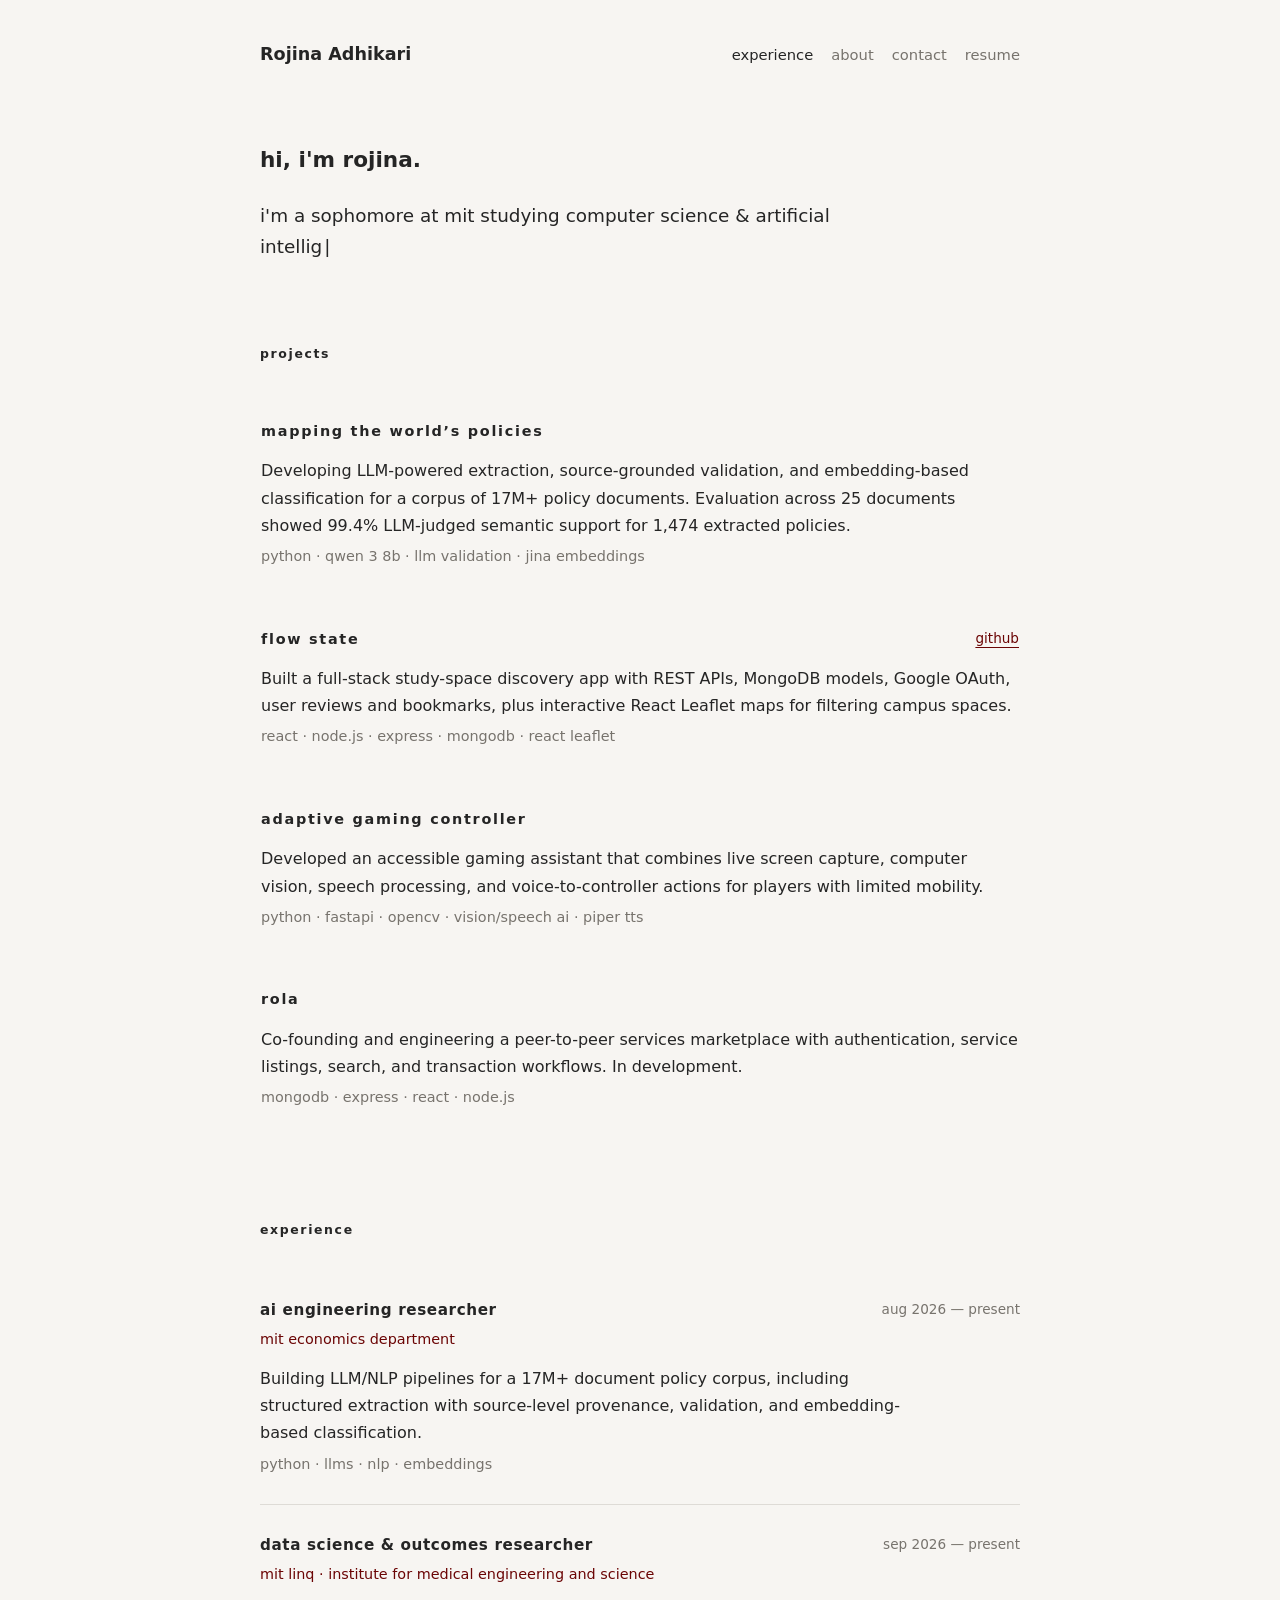
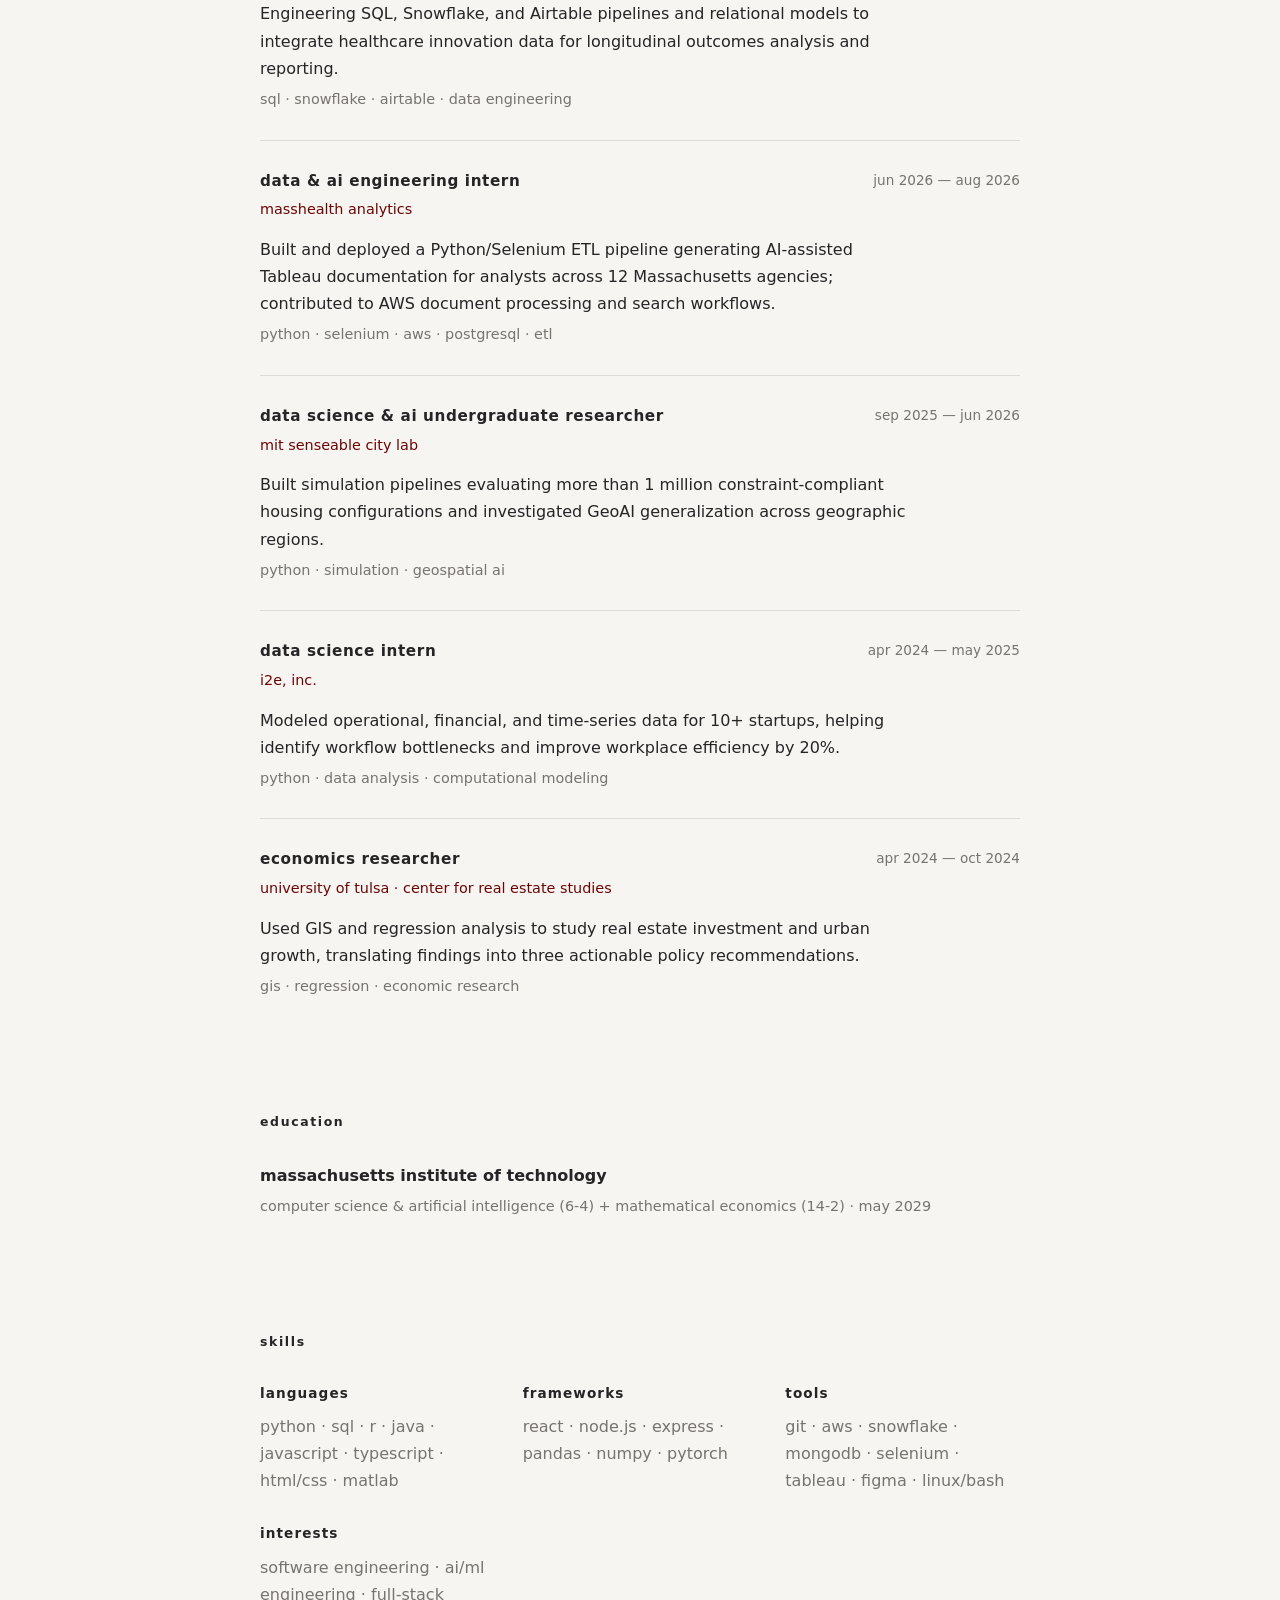
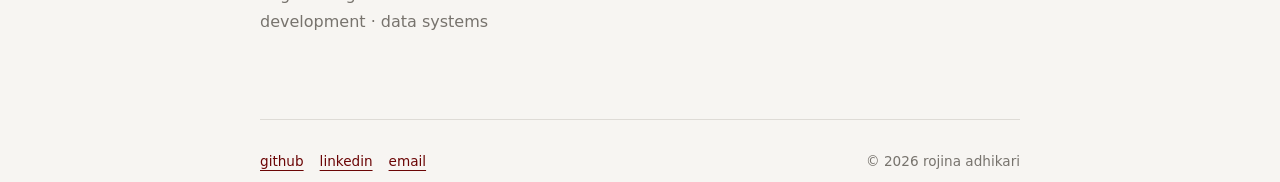
<file: index.html>
<!DOCTYPE html>

<html lang="en">
<head>
<meta charset="utf-8"/>
<meta content="width=device-width, initial-scale=1.0" name="viewport"/>
<meta content="Rojina Adhikari | MIT computer science and AI student building software, machine learning systems, and data infrastructure." name="description"/>
<title>Rojina Adhikari | Portfolio</title>
<link href="style.css" rel="stylesheet"/>
<script defer="" src="script.js"></script>
</head>
<body>
<!-- header -->
<header class="site-header">
<a class="name" href="index.html">
            Rojina Adhikari
        </a>
<nav aria-label="Main navigation">
<a aria-current="page" href="index.html">
                experience
            </a>
<a href="about.html">
                about
            </a>
<a href="mailto:rojina@mit.edu">
                contact
            </a>
<a href="assets/resume.pdf" rel="noopener noreferrer" target="_blank">
                resume
            </a>
</nav>
</header>
<main>
<!-- intro -->
<section class="intro">
<p class="intro-greeting">
<span id="typing-greeting"></span>
</p>
<p>
<span id="typing-line-1"></span>
</p>
<p>
<span id="typing-line-2"></span>
</p>
</section>
<!-- projects -->
<section id="projects">
<h1>projects</h1>
<!-- flow state -->
<article class="project-card project-placeholder">
<div class="entry-heading">
<h2 class="project-title">
mapping the world’s policies
</h2>
<div class="project-actions">


</div>
</div>
<p class="entry-description">Developing LLM-powered extraction, source-grounded validation, and embedding-based classification for a corpus of 17M+ policy documents. Evaluation across 25 documents showed 99.4% LLM-judged semantic support for 1,474 extracted policies.</p>
<p class="entry-meta">python · qwen 3 8b · llm validation · jina embeddings</p>
</article><article class="project-card">
<div class="entry-heading">
<h2 class="project-title">
<a aria-label="Open the Flow State application" class="project-live-link" href="https://megna10-rojinaadhikarii-6.onrender.com/" rel="noopener noreferrer" target="_blank">flow state</a>
</h2>
<div class="project-actions">
<span aria-hidden="true" class="visit-project">visit project ↗</span>
<a aria-label="View Flow State on GitHub" class="github-link" href="https://github.com/weblab-class/megna10-rojinaadhikarii" rel="noopener noreferrer" target="_blank">
                            github
                        </a>
</div>
</div>
<p class="entry-description">Built a full-stack study-space discovery app with REST APIs, MongoDB models, Google OAuth, user reviews and bookmarks, plus interactive React Leaflet maps for filtering campus spaces.</p>
<p class="entry-meta">react · node.js · express · mongodb · react leaflet</p>
</article>
<!-- pomodoro timer -->
<article class="project-card project-placeholder">
<div class="entry-heading">
<h2 class="project-title">
adaptive gaming controller
</h2>
<div class="project-actions">


</div>
</div>
<p class="entry-description">Developed an accessible gaming assistant that combines live screen capture, computer vision, speech processing, and voice-to-controller actions for players with limited mobility.</p>
<p class="entry-meta">python · fastapi · opencv · vision/speech ai · piper tts</p>
</article>
<!-- portfolio -->
<article class="project-card project-placeholder">
<div class="entry-heading">
<h2 class="project-title">
rola
</h2>
<div class="project-actions">


</div>
</div>
<p class="entry-description">Co-founding and engineering a peer-to-peer services marketplace with authentication, service listings, search, and transaction workflows. In development.</p>
<p class="entry-meta">mongodb · express · react · node.js</p>
</article>
</section>
<!-- experience -->
<section id="experience">
<h2 class="section-title">experience</h2>
<!-- masshealth -->
<article class="experience-entry">
<div class="experience-heading">
<div>
<h3 class="experience-role">ai engineering researcher</h3>
<p class="experience-company">mit economics department</p>
</div>
<p class="experience-date">aug 2026 — present</p>
</div>
<p class="experience-description">Building LLM/NLP pipelines for a 17M+ document policy corpus, including structured extraction with source-level provenance, validation, and embedding-based classification.</p>
<p class="entry-meta">python · llms · nlp · embeddings</p>
</article>
<!-- mit senseable city lab -->
<article class="experience-entry">
<div class="experience-heading">
<div>
<h3 class="experience-role">data science &amp; outcomes researcher</h3>
<p class="experience-company">mit linq · institute for medical engineering and science</p>
</div>
<p class="experience-date">sep 2026 — present</p>
</div>
<p class="experience-description">Engineering SQL, Snowflake, and Airtable pipelines and relational models to integrate healthcare innovation data for longitudinal outcomes analysis and reporting.</p>
<p class="entry-meta">sql · snowflake · airtable · data engineering</p>
</article>
<!-- i2e -->
<article class="experience-entry">
<div class="experience-heading">
<div>
<h3 class="experience-role">data &amp; ai engineering intern</h3>
<p class="experience-company">masshealth analytics</p>
</div>
<p class="experience-date">jun 2026 — aug 2026</p>
</div>
<p class="experience-description">Built and deployed a Python/Selenium ETL pipeline generating AI-assisted Tableau documentation for analysts across 12 Massachusetts agencies; contributed to AWS document processing and search workflows.</p>
<p class="entry-meta">python · selenium · aws · postgresql · etl</p>
</article><article class="experience-entry">
<div class="experience-heading">
<div>
<h3 class="experience-role">data science &amp; ai undergraduate researcher</h3>
<p class="experience-company">mit senseable city lab</p>
</div>
<p class="experience-date">sep 2025 — jun 2026</p>
</div>
<p class="experience-description">Built simulation pipelines evaluating more than 1 million constraint-compliant housing configurations and investigated GeoAI generalization across geographic regions.</p>
<p class="entry-meta">python · simulation · geospatial ai</p>
</article><article class="experience-entry">
<div class="experience-heading">
<div>
<h3 class="experience-role">data science intern</h3>
<p class="experience-company">i2e, inc.</p>
</div>
<p class="experience-date">apr 2024 — may 2025</p>
</div>
<p class="experience-description">Modeled operational, financial, and time-series data for 10+ startups, helping identify workflow bottlenecks and improve workplace efficiency by 20%.</p>
<p class="entry-meta">python · data analysis · computational modeling</p>
</article><article class="experience-entry">
<div class="experience-heading">
<div>
<h3 class="experience-role">economics researcher</h3>
<p class="experience-company">university of tulsa · center for real estate studies</p>
</div>
<p class="experience-date">apr 2024 — oct 2024</p>
</div>
<p class="experience-description">Used GIS and regression analysis to study real estate investment and urban growth, translating findings into three actionable policy recommendations.</p>
<p class="entry-meta">gis · regression · economic research</p>
</article>
</section>
<!-- education -->
<section id="education">
<h2 class="section-title">
                education
            </h2>
<article class="entry">
<p class="entry-description">
                    massachusetts institute of technology
                </p>
<p class="entry-meta">computer science &amp; artificial intelligence (6-4) + mathematical economics (14-2) · may 2029</p>
</article>
</section>
<!-- skills -->
<section id="skills">
<h2 class="section-title">
                skills
            </h2>
<div class="skills-grid">
<div class="skill-group">
<h3>languages</h3>
<p>python · sql · r · java · javascript · typescript · html/css · matlab</p>
</div>
<div class="skill-group">
<h3>frameworks</h3>
<p>react · node.js · express · pandas · numpy · pytorch</p>
</div>
<div class="skill-group">
<h3>tools</h3>
<p>git · aws · snowflake · mongodb · selenium · tableau · figma · linux/bash</p>
</div>
<div class="skill-group">
<h3>interests</h3>
<p>software engineering · ai/ml engineering · full-stack development · data systems</p>
</div>
</div>
</section>
</main>
<!-- footer -->
<footer>
<div class="social-links">
<a href="https://github.com/rojinaadhikarii" rel="noopener noreferrer" target="_blank">
                github
            </a>
<a href="https://www.linkedin.com/in/rojinaadhikarii" rel="noopener noreferrer" target="_blank">
                linkedin
            </a>
<a href="mailto:rojina@mit.edu">
                email
            </a>
</div>
<p>
            © <span id="year"></span> rojina adhikari
        </p>
</footer>
</body>
</html>
</file>
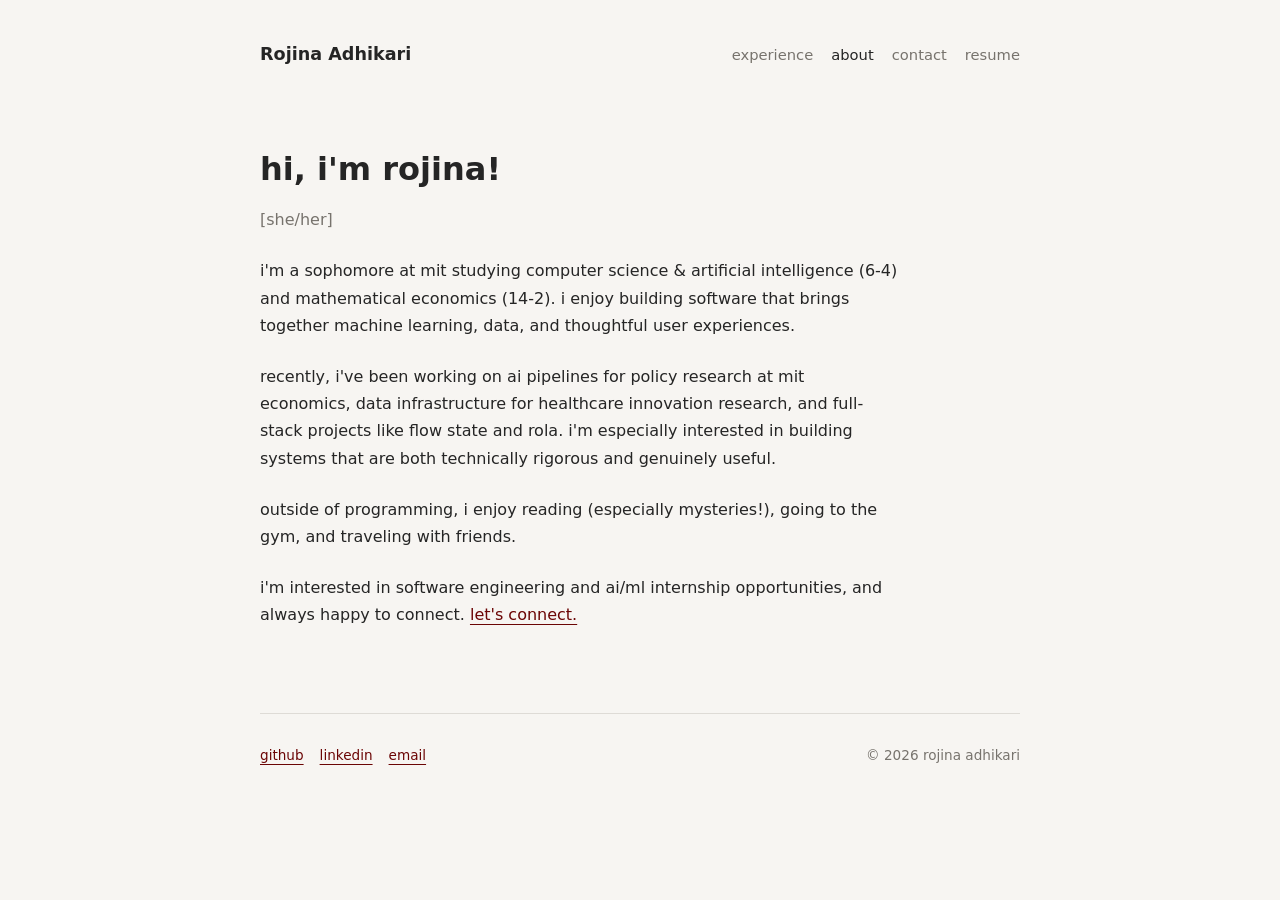
<file: about.html>
<!DOCTYPE html>

<html lang="en">
<head>
<meta charset="utf-8"/>
<meta content="width=device-width, initial-scale=1.0" name="viewport"/>
<meta content="Rojina Adhikari's portfolio" name="description"/>
<title>Rojina Adhikari</title>
<link href="style.css" rel="stylesheet"/>
<script defer="" src="script.js"></script>
</head>
<body>
<!-- header -->
<header class="site-header">
<a class="name" href="index.html">Rojina Adhikari</a>
<nav aria-label="Main navigation">
<a href="index.html">experience</a>
<a aria-current="page" href="about.html">about</a>
<a href="mailto:rojina@mit.edu">contact</a>
<a href="assets/resume.pdf" rel="noopener noreferrer" target="_blank">
                resume
            </a>
</nav>
</header>
<!-- about -->
<main>
<section class="about">
<h1>hi, i'm rojina!</h1>
<p class="pronouns">[she/her]</p>
<p>i'm a sophomore at mit studying computer science &amp; artificial intelligence (6-4) and mathematical economics (14-2). i enjoy building software that brings together machine learning, data, and thoughtful user experiences.</p>
<p>recently, i've been working on ai pipelines for policy research at mit economics, data infrastructure for healthcare innovation research, and full-stack projects like flow state and rola. i'm especially interested in building systems that are both technically rigorous and genuinely useful.</p>
<p>outside of programming, i enjoy reading (especially mysteries!), going to the gym, and traveling with friends.</p>
<p>i'm interested in software engineering and ai/ml internship opportunities, and always happy to connect. <a href="https://www.linkedin.com/in/rojinaadhikarii" rel="noopener noreferrer" target="_blank">
                    let's connect.
                </a>
</p>
</section>
</main>
<!-- footer -->
<footer>
<div class="social-links">
<a href="https://github.com/rojinaadhikarii" rel="noopener noreferrer" target="_blank">
                github
            </a>
<a href="https://www.linkedin.com/in/rojinaadhikarii" rel="noopener noreferrer" target="_blank">
                linkedin
            </a>
<a href="mailto:rojina@mit.edu">email</a>
</div>
<p>© <span id="year"></span> rojina adhikari</p>
</footer>
</body>
</html>
</file>
<file: style.css>
:root {
    --background: #f7f5f2;
    --text: #252525;
    --muted: #77736d;
    --accent: #6b0505;
    --border: #dedbd6;
    --card-hover: #efebe6;
    --focus-ring: rgba(106, 14, 14, 0.803);
    --max-width: 760px;
}

* {
    box-sizing: border-box;
}

html {
    scroll-behavior: smooth;
}

body {
    margin: 0;
    background: var(--background);
    color: var(--text);
    font-family:
        Inter,
        ui-sans-serif,
        system-ui,
        -apple-system,
        BlinkMacSystemFont,
        "Segoe UI",
        sans-serif;
    font-size: 16px;
    line-height: 1.7;
}

a {
    color: var(--accent);
    text-decoration-thickness: 1px;
    text-underline-offset: 4px;
}

a:hover {
    opacity: 0.75;
}

a:focus-visible {
    outline: 3px solid var(--focus-ring);
    outline-offset: 4px;
    border-radius: 3px;
}

/* center page content */
.site-header,
main,
footer {
    width: min(calc(100% - 40px), var(--max-width));
    margin-inline: auto;
}

/* header */
.site-header {
    display: flex;
    align-items: center;
    justify-content: space-between;
    gap: 24px;
    padding: 40px 0 72px;
}

.name {
    color: var(--text);
    font-size: 1.1rem;
    font-weight: 600;
    text-decoration: none;
    white-space: nowrap;
}

nav {
    display: flex;
    flex-wrap: wrap;
    gap: 18px;
}

nav a {
    color: var(--muted);
    font-size: 0.92rem;
    text-decoration: none;
}

nav a:hover,
nav a[aria-current="page"] {
    color: var(--text);
}

/* introduction */
.intro {
    max-width: 600px;
    margin-bottom: 80px;
    font-size: 1.15rem;
}

.intro-greeting {
    margin-top: 0;
    font-size: 1.35rem;
    font-weight: 600;
}

/* Sections */
section {
    margin-bottom: 84px;
}

h1,
.section-title {
    margin: 0 0 30px;
    font-size: 0.78rem;
    font-weight: 700;
    letter-spacing: 0.13em;
}

/* regular entries */
.entry {
    padding: 0 0 28px;
}

.entry + .entry {
    padding-top: 28px;
    border-top: 1px solid var(--border);
}

.entry-description {
    margin: 14px 0 0;
}

.entry-meta {
    margin: 5px 0 0;
    color: var(--muted);
    font-size: 0.9rem;
}

/* project cards */
.project-card {
    position: relative;
    margin: 0 -22px;
    padding: 24px 22px;
    border: 1px solid transparent;
    border-radius: 12px;
    cursor: pointer;
    transition:
        background-color 180ms ease,
        border-color 180ms ease,
        box-shadow 180ms ease,
        transform 180ms ease;
}

/* divider between project cards */
.project-card + .project-card {
    margin-top: 8px;
}

.project-card:hover,
.project-card:focus-within {
    background: var(--card-hover);
    border-color: var(--border);
    box-shadow: 0 12px 30px rgba(37, 37, 37, 0.08);
    transform: translateY(-3px);
}

/*
make project card clickable.
*/
.project-live-link::after {
    position: absolute;
    inset: 0;
    z-index: 1;
    content: "";
    border-radius: 12px;
}

.entry-heading {
    display: flex;
    align-items: flex-start;
    justify-content: space-between;
    gap: 20px;
}

.project-title {
    margin: 0;
    font-size: 0.9rem;
    font-weight: 700;
    letter-spacing: 0.12em;
}

.project-title a {
    color: var(--text);
    text-decoration: none;
    transition: color 180ms ease;
}

.project-card:hover .project-title a,
.project-card:focus-within .project-title a {
    color: var(--accent);
    opacity: 1;
}

.project-actions {
    position: relative;
    z-index: 2;
    display: flex;
    align-items: center;
    flex-shrink: 0;
    gap: 14px;
    font-size: 0.85rem;
}

.visit-project {
    color: var(--accent);
    opacity: 0;
    transform: translateX(-8px);
    transition:
        opacity 180ms ease,
        transform 180ms ease;
}

.project-card:hover .visit-project,
.project-card:focus-within .visit-project {
    opacity: 1;
    transform: translateX(0);
}

.github-link {
    position: relative;
    z-index: 3;
}

.github-link:hover {
    opacity: 0.65;
}

.unavailable {
    color: var(--muted);
    cursor: not-allowed;
    text-decoration-style: dotted;
}

.muted-action {
    color: var(--muted);
}

.project-placeholder {
    cursor: default;
}

/* prevent unavailable cards from looking like active links */
.project-placeholder .project-live-link::after {
    display: none;
}

.project-placeholder:hover {
    transform: none;
    box-shadow: none;
}

/* experience and education */
#experience .entry-description,
#education .entry-description {
    font-weight: 600;
}

/* skills */
.skills-grid {
    display: grid;
    grid-template-columns: repeat(3, 1fr);
    gap: 28px;
}

.skill-group h3 {
    margin: 0 0 8px;
    font-size: 0.85rem;
    font-weight: 700;
    letter-spacing: 0.08em;
}

.skill-group p {
    margin: 0;
    color: var(--muted);
}

/* about page */
.about {
    max-width: 640px;
}

.about h1 {
    margin: 0 0 10px;
    font-size: 2rem;
    letter-spacing: normal;
    text-transform: lowercase;
}

.about p {
    margin: 0 0 24px;
}

.pronouns {
    color: var(--muted);
}

/* footer */
footer {
    display: flex;
    justify-content: space-between;
    gap: 20px;
    padding: 30px 0 40px;
    color: var(--muted);
    font-size: 0.85rem;
    border-top: 1px solid var(--border);
}

footer p {
    margin: 0;
}

.social-links {
    display: flex;
    flex-wrap: wrap;
    gap: 16px;
}

/* reduced-motion accessibility */
@media (prefers-reduced-motion: reduce) {
    html {
        scroll-behavior: auto;
    }

    .project-card,
    .visit-project,
    .project-title a {
        transition: none;
    }
}

/* phone layout */
@media (max-width: 600px) {
    .site-header {
        align-items: flex-start;
        flex-direction: column;
        padding: 30px 0 50px;
    }

    nav {
        gap: 14px;
    }

    .intro {
        margin-bottom: 60px;
    }

    section {
        margin-bottom: 64px;
    }

    .project-card {
        margin-inline: -14px;
        padding: 20px 14px;
    }

    .entry-heading {
        flex-direction: column;
        gap: 8px;
    }

    .project-actions {
        justify-content: space-between;
        width: 100%;
    }


    .visit-project {
        opacity: 1;
        transform: none;
    }

    .skills-grid {
        grid-template-columns: 1fr;
        gap: 24px;
    }

    footer {
        flex-direction: column;
    }
}

/* typing effects */

.typing-active::after {
    content: "|";
    margin-left: 2px;
    animation: blink 0.4s infinite;
}

@keyframes blink {
    0%,
    50% {
        opacity: 1;
    }

    51%,
    100% {
        opacity: 0;
    }
}

/* experience */

.experience-entry {
    padding: 28px 0;
}

.experience-entry + .experience-entry {
    border-top: 1px solid var(--border);
}

.experience-heading {
    display: flex;
    align-items: flex-start;
    justify-content: space-between;
    gap: 24px;
}

.experience-role {
    margin: 0;
    font-size: 0.95rem;
    font-weight: 700;
    letter-spacing: 0.04em;
}

.experience-company {
    margin: 3px 0 0;
    color: var(--accent);
    font-size: 0.9rem;
    font-weight: 500;
}

.experience-date {
    flex-shrink: 0;
    margin: 0;
    color: var(--muted);
    font-size: 0.85rem;
}

.experience-description {
    max-width: 650px;
    margin: 14px 0 0;
}

/* phone layout */

@media (max-width: 600px) {
    .experience-heading {
        flex-direction: column;
        gap: 4px;
    }

    .experience-date {
        margin-top: 2px;
    }
}
</file>
